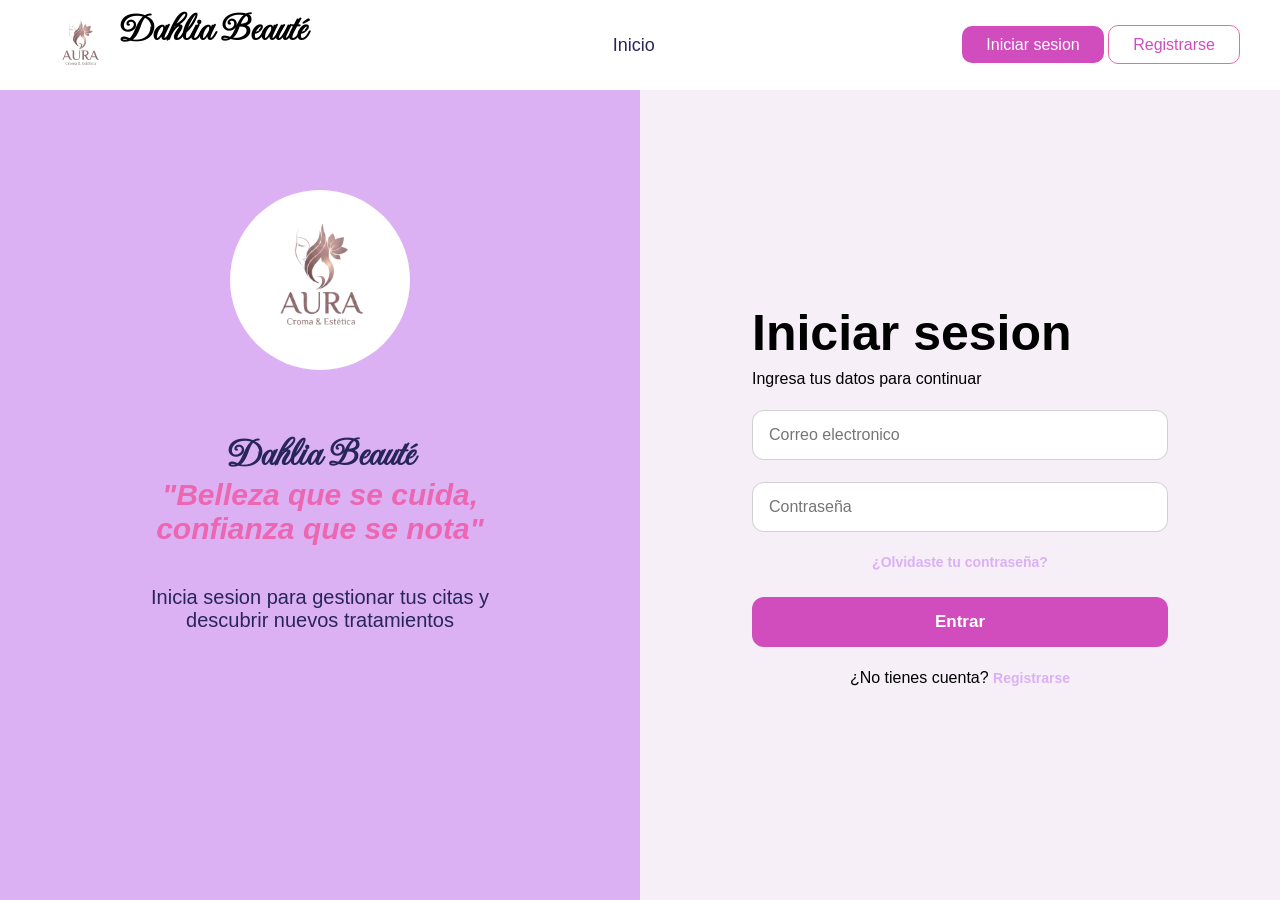
<file: login.html>
<!DOCTYPE html>
<html lang="en">
<head>
    <meta charset="UTF-8">
    <meta name="viewport" content="width=device-width, initial-scale=1.0">
    <title>Inicio de sesion</title>
    <link rel="stylesheet" href="estilos/estilos_login.css">
    <link rel="preconnect" href="https://fonts.googleapis.com">
<link rel="preconnect" href="https://fonts.gstatic.com" crossorigin>
<link href="https://fonts.googleapis.com/css2?family=Imperial+Script&display=swap" rel="stylesheet">
</head>
<body>
    <header>
        <div style="display: flex;align-items: cent er;">
            <div class="circulo">
                <img src="logo.png" alt="Belleza">
                
            </div>
             <p style="font-family: Imperial Script, cursive; font-size: 40px; font-weight: 600;">Dahlia Beauté</p>
        </div>
        <nav>
            <ul>
                <li><a href="index.html">Inicio</a></li>

            </ul>
        </nav>
        <div>
            <a href="#" class="header-btn">Iniciar sesion</a>
            <a href="registrarse.html" class="header-btn1">Registrarse</a>
        </div>
        
    </header>
<main>


    <div id="main_container">

        <div id="contenedor_info">

            <div id="circulo">
                <img src="logo.png" alt="">
            </div>
            

            <div id="texto_login">

                <p style="font-family: Imperial Script, cursive; font-size: 40px; font-weight: 600;">Dahlia Beauté</p>

                    

                <p style="color: #ED66B2; font-family:'Gill Sans', 'Gill Sans MT', Calibri, 'Trebuchet MS', sans-serif; font-style: italic ; font-weight: 600; font-size: 30px;">
                    "Belleza que se cuida, <br> confianza que se nota"
                </p>

                <p style="margin-top: 40px; font-size: 20px;">Inicia sesion para gestionar tus citas y <br> descubrir nuevos tratamientos</p>
                
            </div>

        </div>


        <div id="contenedor_login">

            
            <form action="">
                <Div>
                    <p style="font-size: 50px;font-weight: 700">
                        Iniciar sesion
                    </p>
                    <p>Ingresa tus datos para continuar</p>
                </Div>

                <div>
                    <input type="email" id="correo" required placeholder="Correo electronico">
                </div>

                <div>
                    <input type="password" id="contraseña" required placeholder="Contraseña">
                </div>

                <a href="">¿Olvidaste tu contraseña?</a>


                <button type="submit">Entrar</button>

                <p style="align-self: center;">¿No tienes cuenta? <a href="">Registrarse</a></p>

            </form>

        </div>

    </div>

</main>


</body>
</html>
</file>
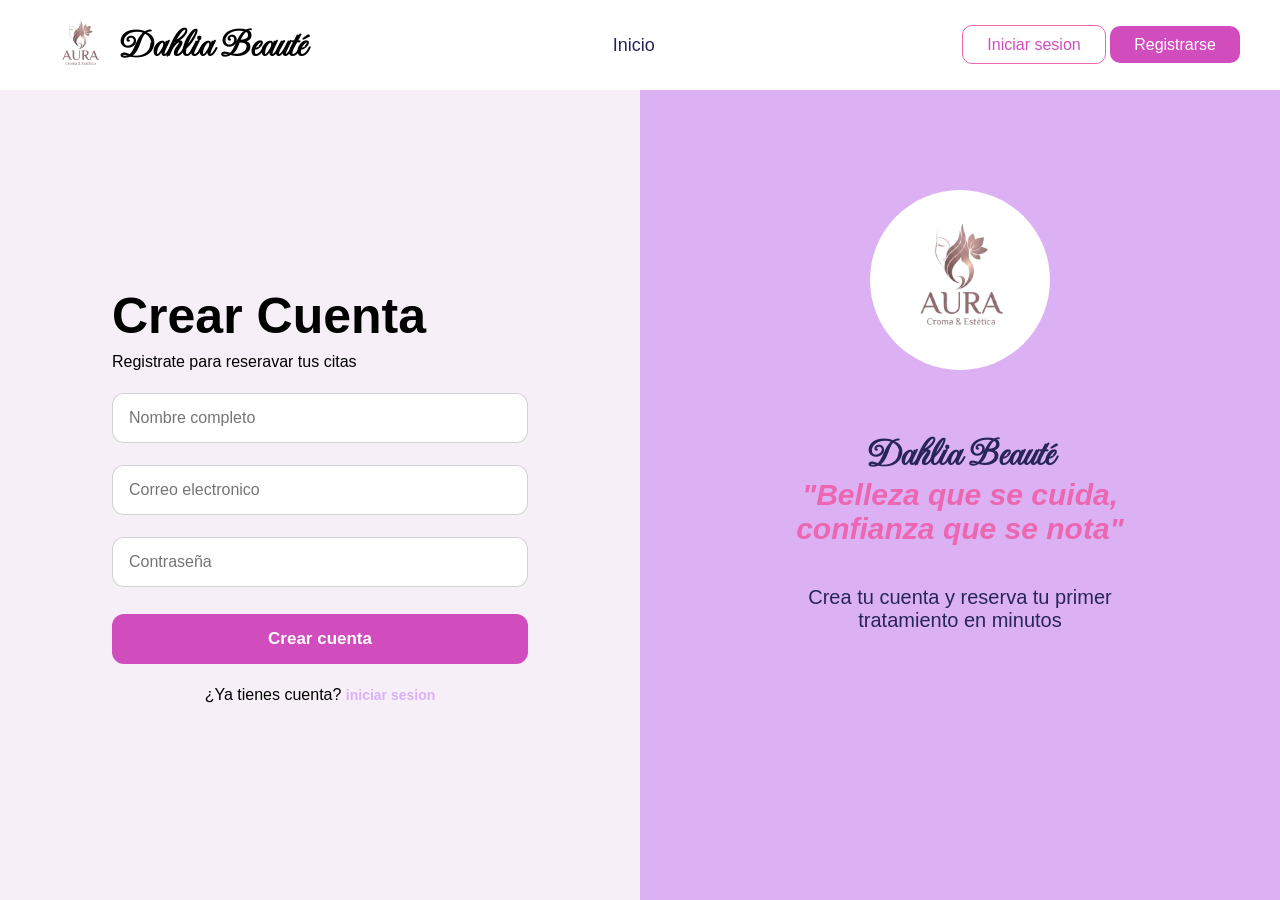
<file: Registrarse.html>
<!DOCTYPE html>
<html lang="en">
<head>
    <meta charset="UTF-8">
    <meta name="viewport" content="width=device-width, initial-scale=1.0">
    <title>Registrarse</title>
    <link rel="stylesheet" href="estilos/estilos_registrar.css">
    <link rel="preconnect" href="https://fonts.googleapis.com">
<link rel="preconnect" href="https://fonts.gstatic.com" crossorigin>
<link href="https://fonts.googleapis.com/css2?family=Imperial+Script&display=swap" rel="stylesheet">
</head>
<body>
    <header>
        <div style="display: flex;align-items: center;">
            <div class="circulo">
                <img src="logo.png" alt="Belleza">
                
            </div>
             <p style="font-family: Imperial Script, cursive; font-size: 40px; font-weight: 600;">Dahlia Beauté</p>
        </div>
        <nav>
            <ul>
                <li><a href="index.html">Inicio</a></li>
  
            </ul>
        </nav>
        <div>
            <a href="login.html" class="header-btn1">Iniciar sesion</a>
            <a href="#" class="header-btn">Registrarse</a>
        </div>
        
    </header>
<main>


    <div id="main_container">

        <div id="contenedor_login">

            
            <form action="">
                <Div>
                    <p style="font-size: 50px;font-weight: 700">
                        Crear Cuenta
                    </p>
                    <p>Registrate para reseravar tus citas</p>
                </Div>

                <div>
                    <input type="text" id="nombre" required placeholder="Nombre completo">
                </div>

                <div>
                    <input type="email" id="correo" required placeholder="Correo electronico">
                </div>

                <div>
                    <input type="password" id="contraseña" required placeholder="Contraseña">
                </div>

                <button type="submit">Crear cuenta</button>
                <p style="align-self: center;">¿Ya tienes cuenta? <a href="">iniciar sesion</a></p>
            </form>

        </div>

        <div id="contenedor_info">

            <div id="circulo">
                <img src="logo.png" alt="">
            </div>
            

            <div id="texto_login">

                <p style="font-family: Imperial Script, cursive; font-size: 40px; font-weight: 600;">Dahlia Beauté</p>

                    

                <p style="color: #ED66B2; font-family:'Gill Sans', 'Gill Sans MT', Calibri, 'Trebuchet MS', sans-serif; font-style: italic ; font-weight: 600; font-size: 30px;">
                    "Belleza que se cuida, <br> confianza que se nota"
                </p>

                <p style="margin-top: 40px; font-size: 20px;">Crea tu cuenta y reserva tu primer <br> tratamiento en minutos</p>
                
            </div>

        </div>


        

    </div>

</main>


</body>
</html>
</file>
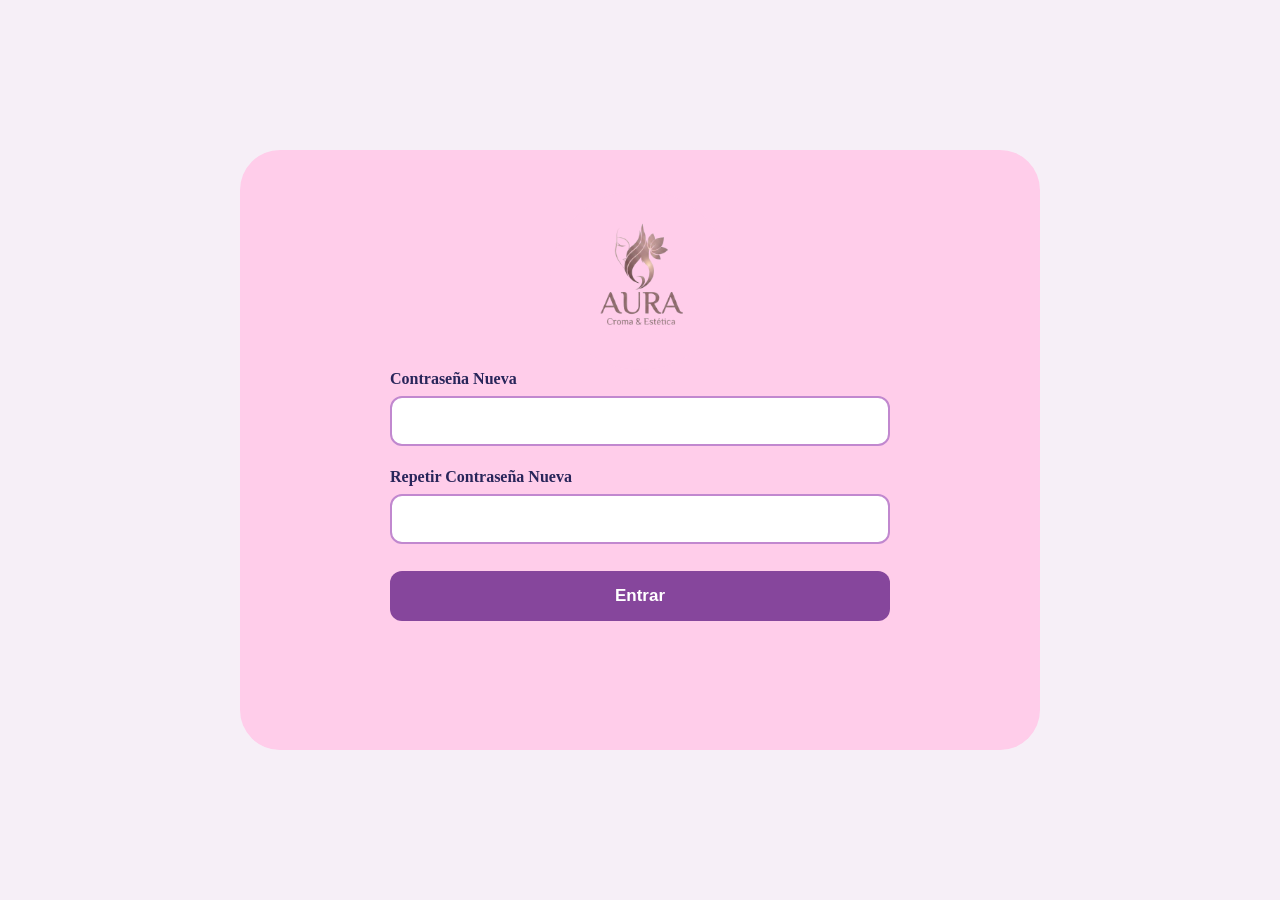
<file: validar_contraseña.html>
<!DOCTYPE html>
<html lang="en">
<head>
    <meta charset="UTF-8">
    <meta name="viewport" content="width=device-width, initial-scale=1.0">
    <title>Inicio de sesion</title>
    <link rel="stylesheet" href="estilos/estilos_validar.css">
</head>
<body>
    <main>  
        <div id="main_container">
            <div id="contenedor_info">
                <div id="circulo">
                    <img src="logo.png" alt="">
                </div>

                <form action="">
                    <div>
                        <label for="contraseña_antigua">Contraseña Nueva</label>
                        <input type="email" required>
                    </div>
                    <div>
                        <label for="contraseña_nueva">Repetir Contraseña Nueva</label>
                        <input type="password" required>
                    </div>
                    <button>Entrar</button>
                    
                </form>
            </div> 
        </div>
    </main>
</body>
</html>
</file>
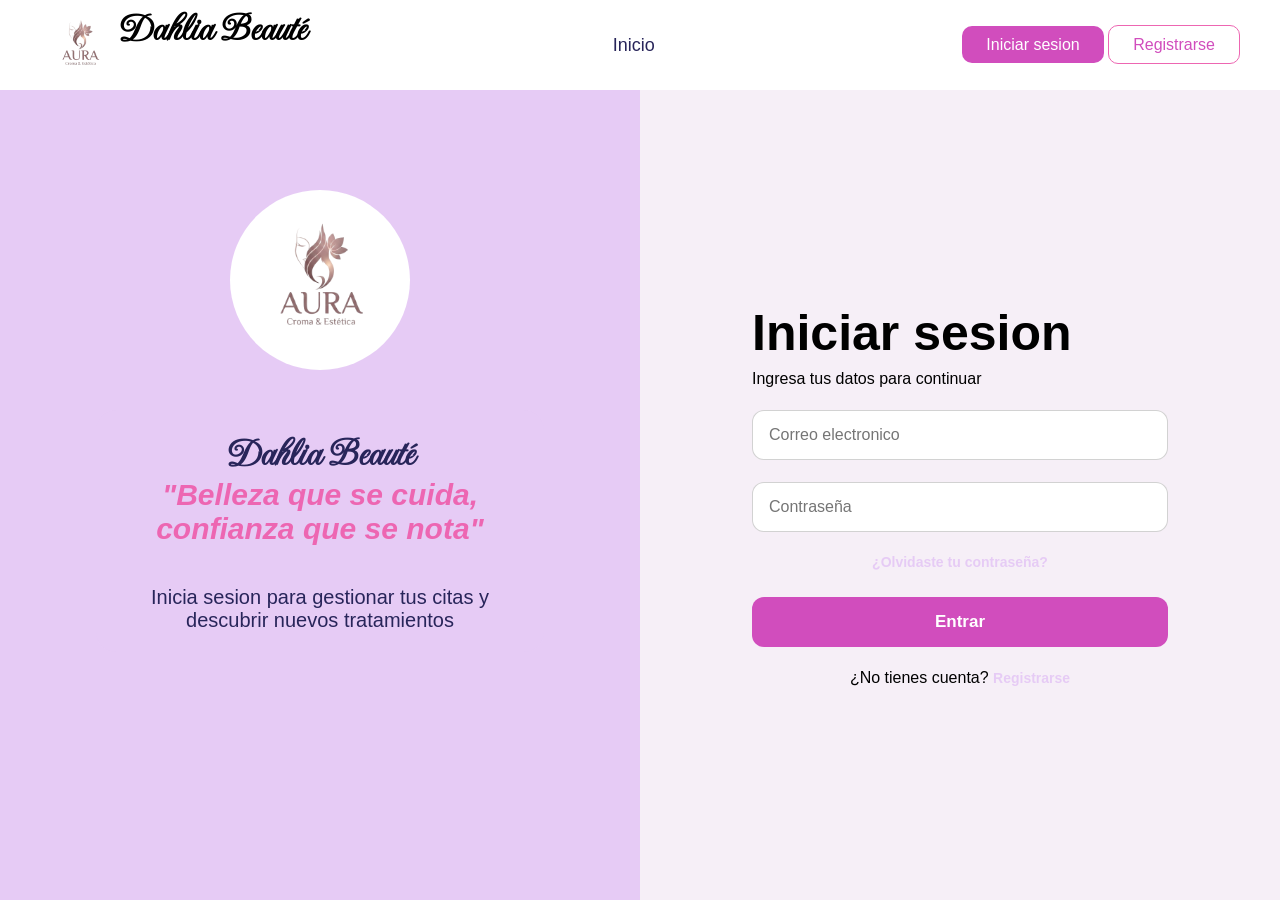
<file: auth/login.html>
<!DOCTYPE html>
<html lang="en">
<head>
    <meta charset="UTF-8">
    <meta name="viewport" content="width=device-width, initial-scale=1.0">
    <title>Inicio de sesion</title>
    <link rel="stylesheet" href="/auth/styles/estilos_login.css">
    <link rel="preconnect" href="https://fonts.googleapis.com">
<link rel="preconnect" href="https://fonts.gstatic.com" crossorigin>
<link href="https://fonts.googleapis.com/css2?family=Imperial+Script&display=swap" rel="stylesheet">
</head>
<body>
    <header>
        <div style="display: flex;align-items: cent er;">
            <div class="circulo">
                <img src="/img/logo.png" alt="Belleza">
                
            </div>
             <p style="font-family: Imperial Script, cursive; font-size: 40px; font-weight: 600;">Dahlia Beauté</p>
        </div>
        <nav>
            <ul>
                <li><a href="/index.html">Inicio</a></li>

            </ul>
        </nav>
        <div>
            <a href="#" class="header-btn">Iniciar sesion</a>
            <a href="/auth/registrarse.html" class="header-btn1">Registrarse</a>
        </div>
        
    </header>
<main>


    <div id="main_container">

        <div id="contenedor_info">

            <div id="circulo">
                <img src="/img/logo.png " alt="">
            </div>
            

            <div id="texto_login">

                <p style="font-family: Imperial Script, cursive; font-size: 40px; font-weight: 600;">Dahlia Beauté</p>

                    

                <p style="color: #ED66B2; font-family:'Gill Sans', 'Gill Sans MT', Calibri, 'Trebuchet MS', sans-serif; font-style: italic ; font-weight: 600; font-size: 30px;">
                    "Belleza que se cuida, <br> confianza que se nota"
                </p>

                <p style="margin-top: 40px; font-size: 20px;">Inicia sesion para gestionar tus citas y <br> descubrir nuevos tratamientos</p>
                
            </div>

        </div>


        <div id="contenedor_login">

            
            <form action="">
                <Div>
                    <p style="font-size: 50px;font-weight: 700">
                        Iniciar sesion
                    </p>
                    <p>Ingresa tus datos para continuar</p>
                </Div>

                <div>
                    <input type="email" id="correo" required placeholder="Correo electronico">
                </div>

                <div>
                    <input type="password" id="contraseña" required placeholder="Contraseña">
                </div>

                <a href="/auth/recuperarContra.html">¿Olvidaste tu contraseña?</a>


                <button type="submit">Entrar</button>

                <p style="align-self: center;">¿No tienes cuenta? <a href="/auth/registrarse.html">Registrarse</a></p>

            </form>

        </div>

    </div>

</main>


</body>
</html>
</file>
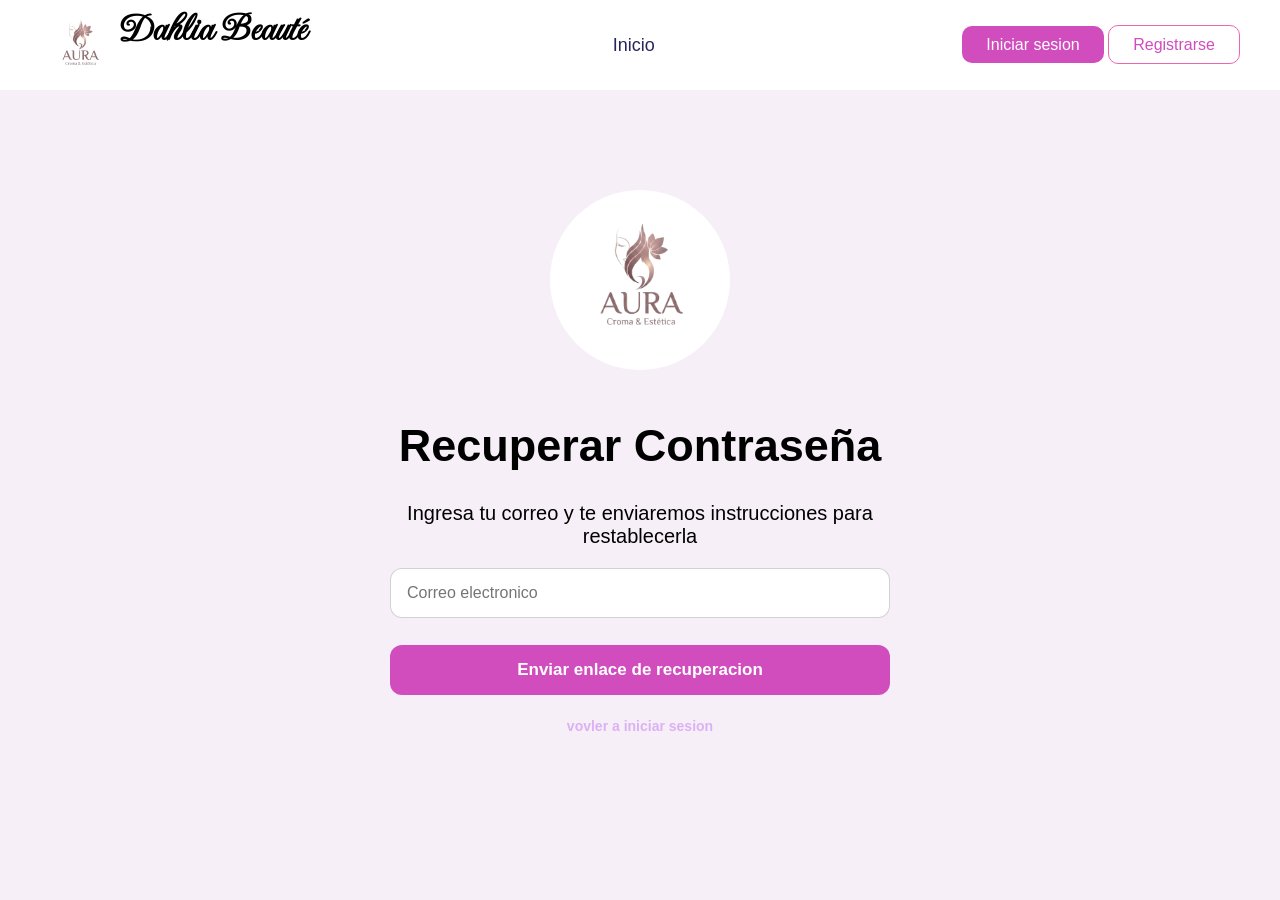
<file: auth/recuperarContra.html>
<!DOCTYPE html>
<html lang="en">
<head>
    <meta charset="UTF-8">
    <meta name="viewport" content="width=device-width, initial-scale=1.0">
    <title>Recuperar contraseña</title>
    <link rel="stylesheet" href="/auth/styles/estilos_recuperar.css">
    <link rel="preconnect" href="https://fonts.googleapis.com">
<link rel="preconnect" href="https://fonts.gstatic.com" crossorigin>
<link href="https://fonts.googleapis.com/css2?family=Imperial+Script&display=swap" rel="stylesheet">
</head>
<body>
    <header>
        <div style="display: flex;align-items: cent er;">
            <div class="circulo">
                <img src="/img/logo.png" alt="Belleza">
                
            </div>
             <p style="font-family: Imperial Script, cursive; font-size: 40px; font-weight: 600;">Dahlia Beauté</p>
        </div>
        <nav>
            <ul>
                <li><a href="/index.html">Inicio</a></li>

            </ul>
        </nav>
        <div>
            <a href="#" class="header-btn">Iniciar sesion</a>
            <a href="/auth/registrarse.html" class="header-btn1">Registrarse</a>
        </div>
        
    </header>
<main>


    <div id="main_container">
        

        


        <div id="contenedor_login">
            <div id="circulo">
                <img src="/img/logo.png " alt="">
            </div>
            <p style="font-size: 45px;font-weight: 700; margin-bottom: 30px;">
                Recuperar Contraseña
            </p>

            <Div>
                    
                    <p style="text-align: center; margin-bottom: 20px; font-size: 20px;">Ingresa tu correo y te enviaremos instrucciones para <br>restablecerla</p>
            </Div>

            
            <form action="">
                

                <div>
                    <input type="email" id="correo" required placeholder="Correo electronico">
                </div>

                <button type="submit">Enviar enlace de recuperacion</button>

                <p style="align-self: center;"><a href="/auth/login.html">vovler a iniciar sesion</a></p>

            </form>

        </div>

    </div>

</main>


</body>
</html>
</file>
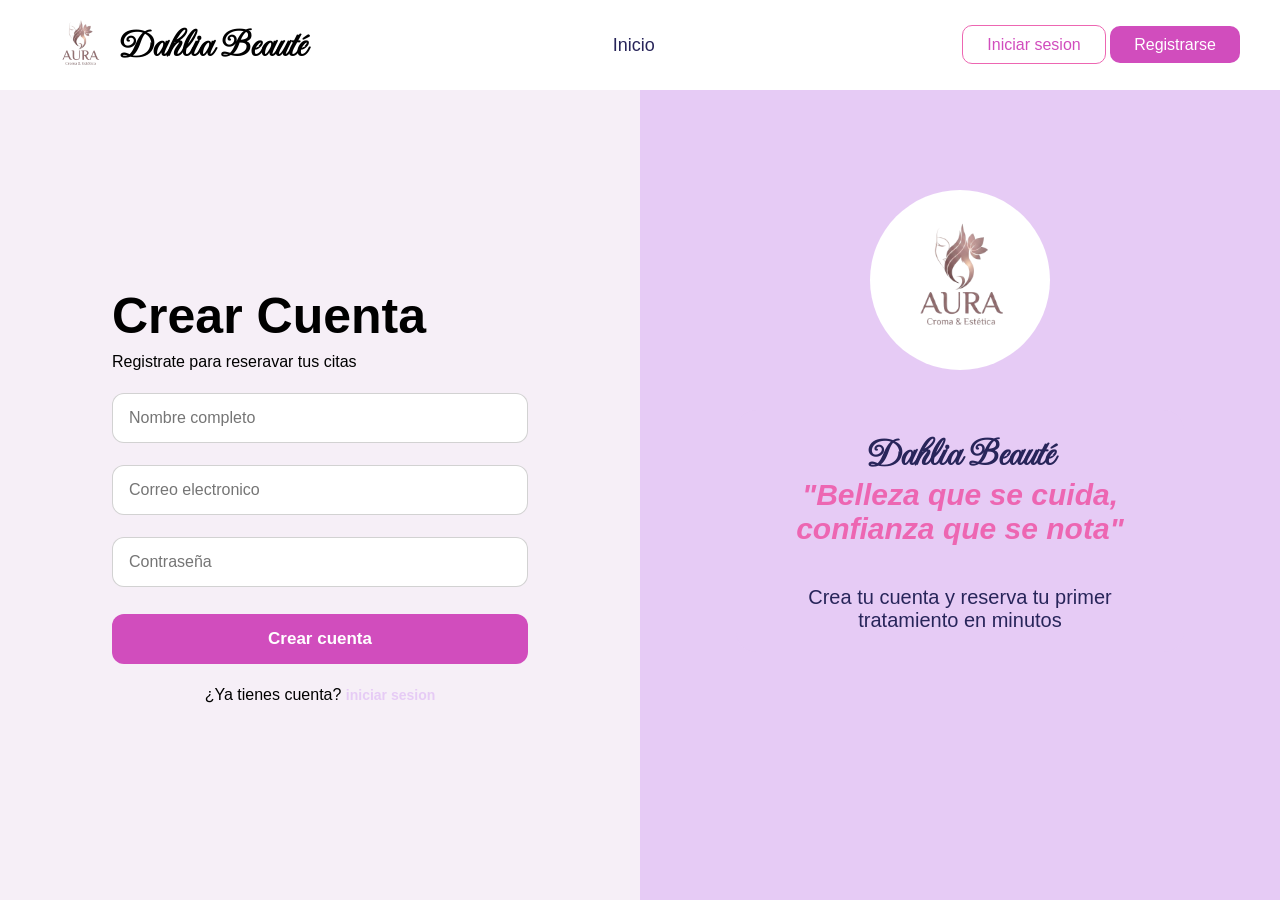
<file: auth/registrarse.html>
<!DOCTYPE html>
<html lang="en">
<head>
    <meta charset="UTF-8">
    <meta name="viewport" content="width=device-width, initial-scale=1.0">
    <title>Registrarse</title>
    <link rel="stylesheet" href="/auth/styles/estilos_registrar.css">
    <link rel="preconnect" href="https://fonts.googleapis.com">
<link rel="preconnect" href="https://fonts.gstatic.com" crossorigin>
<link href="https://fonts.googleapis.com/css2?family=Imperial+Script&display=swap" rel="stylesheet">
</head>
<body>
    <header>
        <div style="display: flex;align-items: center;">
            <div class="circulo">
                <img src="/img/logo.png" alt="Belleza">
                
            </div>
             <p style="font-family: Imperial Script, cursive; font-size: 40px; font-weight: 600;">Dahlia Beauté</p>
        </div>
        <nav>
            <ul>
                <li><a href="/index.html">Inicio</a></li>
  
            </ul>
        </nav>
        <div>
            <a href="/auth/login.html" class="header-btn1">Iniciar sesion</a>
            <a href="#" class="header-btn">Registrarse</a>
        </div>
        
    </header>
<main>


    <div id="main_container">

        <div id="contenedor_login">

            
            <form action="">
                <Div>
                    <p style="font-size: 50px;font-weight: 700">
                        Crear Cuenta
                    </p>
                    <p>Registrate para reseravar tus citas</p>
                </Div>

                <div>
                    <input type="text" id="nombre" required placeholder="Nombre completo">
                </div>

                <div>
                    <input type="email" id="correo" required placeholder="Correo electronico">
                </div>

                <div>
                    <input type="password" id="contraseña" required placeholder="Contraseña">
                </div>

                <button type="submit">Crear cuenta</button>
                <p style="align-self: center;">¿Ya tienes cuenta? <a href="/auth/login.html">iniciar sesion</a></p>
            </form>

        </div>

        <div id="contenedor_info">

            <div id="circulo">
                <img src="/img/logo.png" alt="">
            </div>
            

            <div id="texto_login">

                <p style="font-family: Imperial Script, cursive; font-size: 40px; font-weight: 600;">Dahlia Beauté</p>

                    

                <p style="color: #ED66B2; font-family:'Gill Sans', 'Gill Sans MT', Calibri, 'Trebuchet MS', sans-serif; font-style: italic ; font-weight: 600; font-size: 30px;">
                    "Belleza que se cuida, <br> confianza que se nota"
                </p>

                <p style="margin-top: 40px; font-size: 20px;">Crea tu cuenta y reserva tu primer <br> tratamiento en minutos</p>
                
            </div>

        </div>


        

    </div>

</main>


</body>
</html>
</file>
<file: estilos/estilos_login.css>
:root {
    --Med-purpura: #86469C;
    --Lila: #dbb1f4;
    --Rosa-claro: #FFCDEA;
    --Rosa-magenta: #d14dbd;
    --Azul-oscuro: #28255A;
    --background: #f6eff7;
}

* {
    box-sizing: border-box;
    margin: 0;
    padding: 0;
}

body {
    font-family: 'Segoe UI', Tahoma, Geneva, Verdana, sans-serif;
    background-color: var(--background);
}

main {
    width: 100vw;
    height: 100vh;
    display: flex;
    flex-direction: column;
    align-items: center;
    justify-content: center;
    background-color: var(--background);
    overflow: hidden;
}

header {
    width: 100%;
    height: 10vh;
    display: flex;
    padding: 18px 40px;
    position: fixed;
    top: 0;
    left: 0;
    z-index: 1000;
    align-items: center;
    justify-content: space-between;
    background-color: #fff;
    backdrop-filter: blur(10px);
}

nav ul {
    display: flex;
    gap: 35px;
    list-style: none;
    margin: 0;
    padding: 0;
}

nav a {
    text-decoration: none;
    color: var(--Azul-oscuro);
    font-weight: 500;
    font-size: 18px;
    transition: color 0.3s ease;
    position: relative;
}

nav a:hover {
    color: var(--Med-purpura);
}

/* Efecto underline al hover */
nav a::after {
    content: '';
    position: absolute;
    width: 0;
    height: 2px;
    bottom: -4px;
    left: 0;
    background-color: var(--Med-purpura);
    transition: width 0.3s ease;
}

nav a:hover::after {
    width: 100%;
}
.header-btn1 {
    border: solid 1.5px #ED66B2;
    color:var(--Rosa-magenta);
    text-decoration: none;
    padding: 10px 24px;
    border-radius: 10px;
    font-weight: 500;
    transition: background 0.3s ease;
}

.header-btn {
    background-color: var(--Rosa-magenta);
    color: white;
    text-decoration: none;
    padding: 10px 24px;
    border-radius: 10px;
    font-weight: 500;
    transition: background 0.3s ease;
}

.header-btn:hover {
    background-color: #c83a8a;
}

.header-btn1:hover {
    background-color: #c83a8a56;
    color: #fff;
}
.circulo {
    width: 80px;
    height: 80px;
    border-radius: 50%;
    overflow: hidden;    
    display: flex;
    
    align-items: center;
    justify-content: center;
}

.circulo img {
    width: 100%;
    height: 100%;
    object-fit: cover;
}

#main_container {
    width: 100%;
    height: 90vh;
    margin-top: 10vh;
    display: flex;
    background-color: var(--Rosa-claro);
    overflow: hidden;
}

#contenedor_info {
    width: 50%;
    height: 100%;
    display: flex;
    flex-direction: column;
    align-items: center;
    justify-content: flex-start;
    background-color: var(--Lila);
}

#circulo {
    width: 180px;
    height: 180px;
    margin-top: 100px;
    overflow: hidden;
    border-radius: 50%;
    background-color: #fff;
}

#circulo img {
    width: 100%;
    height: 100%;
    object-fit: cover;
}

#texto_login {
    width: 70%;
    padding: 20px;
    margin-top: 40px;
    display: flex;
    flex-direction: column;
    align-items: center;
    justify-content: center;
    text-align: center;
    font-size: 20px;
    background-color: var(--Lila);
    border-radius: 20px;
    color: var(--Azul-oscuro);
    
}

#contenedor_login {
    width: 50%;
    height: 100%;
    display: flex;
    flex-direction: column;
    justify-content: center;
    align-items: center;
    background-color: var(--background);
}

form {
    width: 65%;
    max-width: 500px;
    display: flex;
    flex-direction: column;
    gap: 22px;
}

form div {
    display: flex;
    flex-direction: column;
    gap: 8px;
}

form label {
    color: var(--Azul-oscuro);
    font-size: 16px;
    font-weight: bold;
}

form input {
    width: 100%;
    height: 50px;
    padding: 0 16px;
    border: solid 1px #0000002d;
    border-radius: 12px;
    background-color: white;
    color: var(--Azul-oscuro);
    font-size: 16px;
    outline: none;
    transition: 0.2s;
}

form input:focus {
    border: 1px solid var(--Rosa-magenta);

    border-color: var(--Med-purpura);
    box-shadow: 0 0 0 3px var(--Rosa-claro);
}

/* Enlace de contraseña */
form a {
    color: var(--Lila);
    font-size: 14px;
    font-weight: bold;
    text-decoration: none;
    align-self: center;
    transition: 0.2s;
}

form a:hover {
    color: var(--Rosa-magenta);
}

/* Botón */
form button {
    width: 100%;
    height: 50px;
    margin-top: 5px;
    border: none;
    border-radius: 12px;
    background-color: var(--Rosa-magenta);
    color: white;
    font-size: 17px;
    font-weight: bold;
    cursor: pointer;
    transition: 0.2s;
}

form button:hover {
    background-color: var(--Med-purpura);
    transform: translateY(-2px);
}

h2 {
    margin-bottom: 40px;
    align-self: flex-start;
    font-family: 'Franklin Gothic Medium', 'Arial Narrow', Arial, sans-serif;
    color: var(--Azul-oscuro);
}
</file>
<file: estilos/estilos_registrar.css>
:root {
    --Med-purpura: #86469C;
    --Lila: #dbb1f4;
    --Rosa-claro: #FFCDEA;
    --Rosa-magenta: #d14dbd;
    --Azul-oscuro: #28255A;
    --background: #f6eff7;
}

* {
    box-sizing: border-box;
    margin: 0;
    padding: 0;
}

body {
    font-family: 'Segoe UI', Tahoma, Geneva, Verdana, sans-serif;
    background-color: var(--background);
}

main {
    width: 100vw;
    height: 100vh;
    display: flex;
    flex-direction: column;
    align-items: center;
    justify-content: center;
    background-color: var(--background);
    overflow: hidden;
}

header {
    width: 100%;
    height: 10vh;
    display: flex;
    padding: 18px 40px;
    position: fixed;
    top: 0;
    left: 0;
    z-index: 1000;
    align-items: center;
    justify-content: space-between;
    background-color: #fff;
    backdrop-filter: blur(10px);
}

nav ul {
    display: flex;
    gap: 35px;
    list-style: none;
    margin: 0;
    padding: 0;
}

nav a {
    text-decoration: none;
    color: var(--Azul-oscuro);
    font-weight: 500;
    font-size: 18px;
    transition: color 0.3s ease;
    position: relative;
}

nav a:hover {
    color: var(--Med-purpura);
}

/* Efecto underline al hover */
nav a::after {
    content: '';
    position: absolute;
    width: 0;
    height: 2px;
    bottom: -4px;
    left: 0;
    background-color: var(--Med-purpura);
    transition: width 0.3s ease;
}

nav a:hover::after {
    width: 100%;
}
.header-btn1 {
    border: solid 1.5px #ED66B2;
    color:var(--Rosa-magenta);
    text-decoration: none;
    padding: 10px 24px;
    border-radius: 10px;
    font-weight: 500;
    transition: background 0.3s ease;
}

.header-btn {
    background-color: var(--Rosa-magenta);
    color: white;
    text-decoration: none;
    padding: 10px 24px;
    border-radius: 10px;
    font-weight: 500;
    transition: background 0.3s ease;
}

.header-btn:hover {
    background-color: #c83a8a;
}

.header-btn1:hover {
    background-color: #c83a8a56;
    color: #fff;
}
.circulo {
    width: 80px;
    height: 80px;
    border-radius: 50%;
    overflow: hidden;    
    display: flex;
    
    align-items: center;
    justify-content: center;
}

.circulo img {
    width: 100%;
    height: 100%;
    object-fit: cover;
}

#main_container {
    width: 100%;
    height: 90vh;
    margin-top: 10vh;
    display: flex;
    background-color: var(--Rosa-claro);
    overflow: hidden;
}

#contenedor_info {
    width: 50%;
    height: 100%;
    display: flex;
    flex-direction: column;
    align-items: center;
    justify-content: flex-start;
    background-color: var(--Lila);
}

#circulo {
    width: 180px;
    height: 180px;
    margin-top: 100px;
    overflow: hidden;
    border-radius: 50%;
    background-color: #fff;
}

#circulo img {
    width: 100%;
    height: 100%;
    object-fit: cover;
}

#texto_login {
    width: 70%;
    padding: 20px;
    margin-top: 40px;
    display: flex;
    flex-direction: column;
    align-items: center;
    justify-content: center;
    text-align: center;
    font-size: 20px;
    background-color: var(--Lila);
    border-radius: 20px;
    color: var(--Azul-oscuro);
    
}

#contenedor_login {
    width: 50%;
    height: 100%;
    display: flex;
    flex-direction: column;
    justify-content: center;
    align-items: center;
    background-color: var(--background);
}

form {
    width: 65%;
    max-width: 500px;
    display: flex;
    flex-direction: column;
    gap: 22px;
}

form div {
    display: flex;
    flex-direction: column;
    gap: 8px;
}

form label {
    color: var(--Azul-oscuro);
    font-size: 16px;
    font-weight: bold;
}

form input {
    width: 100%;
    height: 50px;
    padding: 0 16px;
    border: solid 1px #0000002d;
    border-radius: 12px;
    background-color: white;
    color: var(--Azul-oscuro);
    font-size: 16px;
    outline: none;
    transition: 0.2s;
}

form input:focus {
    border: 1px solid var(--Rosa-magenta);

    border-color: var(--Med-purpura);
    box-shadow: 0 0 0 3px var(--Rosa-claro);
}

/* Enlace de contraseña */
form a {
    color: var(--Lila);
    font-size: 14px;
    font-weight: bold;
    text-decoration: none;
    align-self: center;
    transition: 0.2s;
}

form a:hover {
    color: var(--Rosa-magenta);
}

/* Botón */
form button {
    width: 100%;
    height: 50px;
    margin-top: 5px;
    border: none;
    border-radius: 12px;
    background-color: var(--Rosa-magenta);
    color: white;
    font-size: 17px;
    font-weight: bold;
    cursor: pointer;
    transition: 0.2s;
}

form button:hover {
    background-color: var(--Med-purpura);
    transform: translateY(-2px);
}

h2 {
    margin-bottom: 40px;
    align-self: flex-start;
    font-family: 'Franklin Gothic Medium', 'Arial Narrow', Arial, sans-serif;
    color: var(--Azul-oscuro);
}
</file>
<file: estilos/estilos_validar.css>
:root {
    --Med-purpura: #86469C;
    --Lila: #C188CF;
    --Rosa-claro: #FFCDEA;
    --Rosa-magenta: #ED66B2;
    --Azul-oscuro: #28255A;
    --background: #f6eff7;
}

* {
    box-sizing: border-box;
    margin: 0;
    padding: 0;
}

body {
    width: 100vw;
    height: 100vh;

    display: flex;
    align-items: center;
    justify-content: center;

    background-color: var(--background);
}

#main_container {
    width: 800px;
    height: 600px;

    display: flex;

    background-color: var(--Rosa-claro);

    border-radius: 40px;
    overflow: hidden;
}

#contenedor_info {
    width: 100%;
    height: 100%;

    display: flex;
    flex-direction: column;
    align-items: center;



    border-top-left-radius: 40px;
    border-bottom-left-radius: 40px;
}

#circulo {
    width: 180px;
    height: 180px;

    margin-top: 40px;

    overflow: hidden;

    border-radius: 50%;

    background-color: var(--Rosa-claro);
}

#circulo img {
    width: 100%;
    height: 100%;

    object-fit: cover;
}


form {
    width: 65%;
    max-width: 500px;
    display: flex;
    flex-direction: column;
    
    gap: 22px;
}


form div {
    display: flex;
    flex-direction: column;
    gap: 8px;
}

form label {
    color: var(--Azul-oscuro);

    font-size: 16px;
    font-weight: bold;
}


form input {
    width: 100%;
    height: 50px;

    padding: 0 16px;

    border: 2px solid var(--Lila);
    border-radius: 12px;

    background-color: white;

    color: var(--Azul-oscuro);
    font-size: 16px;

    outline: none;

    transition: 0.2s;
}

form input:focus {
    border-color: var(--Med-purpura);

    box-shadow: 0 0 0 3px var(--Rosa-claro);
}

/* Botón */
form button {
    width: 100%;
    height: 50px;

    margin-top: 5px;

    border: none;
    border-radius: 12px;

    background-color: var(--Med-purpura);

    color: white;

    font-size: 17px;
    font-weight: bold;

    cursor: pointer;

    transition: 0.2s;
}

form button:hover {
    background-color: var(--Azul-oscuro);
    transform: translateY(-2px);
}
</file>
<file: auth/styles/estilos_login.css>
:root {
    --Med-purpura: #86469C;
    --Lila: #e6cbf5;
    --Rosa-claro: #FFCDEA;
    --Rosa-magenta: #d14dbd;
    --Azul-oscuro: #28255A;
    --background: #f6eff7;
}

* {
    box-sizing: border-box;
    margin: 0;
    padding: 0;
}

body {
    font-family: 'Segoe UI', Tahoma, Geneva, Verdana, sans-serif;
    background-color: var(--background);
}

main {
    width: 100vw;
    height: 100vh;
    display: flex;
    flex-direction: column;
    align-items: center;
    justify-content: center;
    background-color: var(--background);
    overflow: hidden;
}

header {
    width: 100%;
    height: 10vh;
    display: flex;
    padding: 18px 40px;
    position: fixed;
    top: 0;
    left: 0;
    z-index: 1000;
    align-items: center;
    justify-content: space-between;
    background-color: #fff;
    backdrop-filter: blur(10px);
}

nav ul {
    display: flex;
    gap: 35px;
    list-style: none;
    margin: 0;
    padding: 0;
}

nav a {
    text-decoration: none;
    color: var(--Azul-oscuro);
    font-weight: 500;
    font-size: 18px;
    transition: color 0.3s ease;
    position: relative;
}

nav a:hover {
    color: var(--Med-purpura);
}

/* Efecto underline al hover */
nav a::after {
    content: '';
    position: absolute;
    width: 0;
    height: 2px;
    bottom: -4px;
    left: 0;
    background-color: var(--Med-purpura);
    transition: width 0.3s ease;
}

nav a:hover::after {
    width: 100%;
}
.header-btn1 {
    border: solid 1.5px #ED66B2;
    color:var(--Rosa-magenta);
    text-decoration: none;
    padding: 10px 24px;
    border-radius: 10px;
    font-weight: 500;
    transition: background 0.3s ease;
}

.header-btn {
    background-color: var(--Rosa-magenta);
    color: white;
    text-decoration: none;
    padding: 10px 24px;
    border-radius: 10px;
    font-weight: 500;
    transition: background 0.3s ease;
}

.header-btn:hover {
    background-color: #c83a8a;
}

.header-btn1:hover {
    background-color: #c83a8a56;
    color: #fff;
}
.circulo {
    width: 80px;
    height: 80px;
    border-radius: 50%;
    overflow: hidden;    
    display: flex;
    
    align-items: center;
    justify-content: center;
}

.circulo img {
    width: 100%;
    height: 100%;
    object-fit: cover;
}

#main_container {
    width: 100%;
    height: 90vh;
    margin-top: 10vh;
    display: flex;
    background-color: var(--Rosa-claro);
    overflow: hidden;
}

#contenedor_info {
    width: 50%;
    height: 100%;
    display: flex;
    flex-direction: column;
    align-items: center;
    justify-content: flex-start;
    background-color: var(--Lila);
}

#circulo {
    width: 180px;
    height: 180px;
    margin-top: 100px;
    overflow: hidden;
    border-radius: 50%;
    background-color: #fff;
}

#circulo img {
    width: 100%;
    height: 100%;
    object-fit: cover;
}

#texto_login {
    width: 70%;
    padding: 20px;
    margin-top: 40px;
    display: flex;
    flex-direction: column;
    align-items: center;
    justify-content: center;
    text-align: center;
    font-size: 20px;
    background-color: var(--Lila);
    border-radius: 20px;
    color: var(--Azul-oscuro);
    
}

#contenedor_login {
    width: 50%;
    height: 100%;
    display: flex;
    flex-direction: column;
    justify-content: center;
    align-items: center;
    background-color: var(--background);
}

form {
    width: 65%;
    max-width: 500px;
    display: flex;
    flex-direction: column;
    gap: 22px;
}

form div {
    display: flex;
    flex-direction: column;
    gap: 8px;
}

form label {
    color: var(--Azul-oscuro);
    font-size: 16px;
    font-weight: bold;
}

form input {
    width: 100%;
    height: 50px;
    padding: 0 16px;
    border: solid 1px #0000002d;
    border-radius: 12px;
    background-color: white;
    color: var(--Azul-oscuro);
    font-size: 16px;
    outline: none;
    transition: 0.2s;
}

form input:focus {
    border: 1px solid var(--Rosa-magenta);

    border-color: var(--Med-purpura);
    box-shadow: 0 0 0 3px var(--Rosa-claro);
}

/* Enlace de contraseña */
form a {
    color: var(--Lila);
    font-size: 14px;
    font-weight: bold;
    text-decoration: none;
    align-self: center;
    transition: 0.2s;
}

form a:hover {
    color: var(--Rosa-magenta);
}

/* Botón */
form button {
    width: 100%;
    height: 50px;
    margin-top: 5px;
    border: none;
    border-radius: 12px;
    background-color: var(--Rosa-magenta);
    color: white;
    font-size: 17px;
    font-weight: bold;
    cursor: pointer;
    transition: 0.2s;
}

form button:hover {
    background-color: var(--Med-purpura);
    transform: translateY(-2px);
}

h2 {
    margin-bottom: 40px;
    align-self: flex-start;
    font-family: 'Franklin Gothic Medium', 'Arial Narrow', Arial, sans-serif;
    color: var(--Azul-oscuro);
}
</file>
<file: auth/styles/estilos_recuperar.css>
:root {
    --Med-purpura: #86469C;
    --Lila: #dbb1f4;
    --Rosa-claro: #FFCDEA;
    --Rosa-magenta: #d14dbd;
    --Azul-oscuro: #28255A;
    --background: #f6eff7;
}

* {
    box-sizing: border-box;
    margin: 0;
    padding: 0;
}

body {
    font-family: 'Segoe UI', Tahoma, Geneva, Verdana, sans-serif;
    background-color: var(--background);
}



header {
    width: 100%;
    height: 10vh;
    display: flex;
    padding: 18px 40px;
    position: fixed;
    top: 0;
    left: 0;
    z-index: 1000;
    align-items: center;
    justify-content: space-between;
    background-color: #fff;
    backdrop-filter: blur(10px);
}

nav ul {
    display: flex;
    gap: 35px;
    list-style: none;
    margin: 0;
    padding: 0;
}

nav a {
    text-decoration: none;
    color: var(--Azul-oscuro);
    font-weight: 500;
    font-size: 18px;
    transition: color 0.3s ease;
    position: relative;
}

nav a:hover {
    color: var(--Med-purpura);
}

/* Efecto underline al hover */
nav a::after {
    content: '';
    position: absolute;
    width: 0;
    height: 2px;
    bottom: -4px;
    left: 0;
    background-color: var(--Med-purpura);
    transition: width 0.3s ease;
}

nav a:hover::after {
    width: 100%;
}
.header-btn1 {
    border: solid 1.5px #ED66B2;
    color:var(--Rosa-magenta);
    text-decoration: none;
    padding: 10px 24px;
    border-radius: 10px;
    font-weight: 500;
    transition: background 0.3s ease;
}

.header-btn {
    background-color: var(--Rosa-magenta);
    color: white;
    text-decoration: none;
    padding: 10px 24px;
    border-radius: 10px;
    font-weight: 500;
    transition: background 0.3s ease;
}

.header-btn:hover {
    background-color: #c83a8a;
}

.header-btn1:hover {
    background-color: #c83a8a56;
    color: #fff;
}
.circulo {
    width: 80px;
    height: 80px;
    border-radius: 50%;
    overflow: hidden;    
    display: flex;
    
    align-items: center;
    justify-content: center;
}

.circulo img {
    width: 100%;
    height: 100%;
    object-fit: cover;
}

#main_container {
    width: 100%;
    height: 90vh;
    margin-top: 10vh;
    display: flex;
    background-color: var(--Rosa-claro);
    overflow: hidden;
}


#circulo {
    width: 180px;
    height: 180px;
    margin-top: 100px;
    overflow: hidden;
    margin-bottom: 50px;
    border-radius: 50%;
    background-color: #fff;
}

#circulo img {
    width: 100%;
    height: 100%;
    object-fit: cover;
}



#contenedor_login {
    width: 100%;
    height: 100%;
    display: flex;
    flex-direction: column;
    justify-content: flex-start;
    align-items: center;
    background-color: var(--background);
}

form {
    width: 65%;
    max-width: 500px;
    display: flex;
    flex-direction: column;
    gap: 22px;
}

form div {
    display: flex;
    flex-direction: column;
    gap: 8px;
}

form label {
    color: var(--Azul-oscuro);
    font-size: 16px;
    font-weight: bold;
}

form input {
    width: 100%;
    height: 50px;
    padding: 0 16px;
    border: solid 1px #0000002d;
    border-radius: 12px;
    background-color: white;
    color: var(--Azul-oscuro);
    font-size: 16px;
    outline: none;
    transition: 0.2s;
}

form input:focus {
    border: 1px solid var(--Rosa-magenta);

    border-color: var(--Med-purpura);
    box-shadow: 0 0 0 3px var(--Rosa-claro);
}


form a {
    color: var(--Lila);
    font-size: 14px;
    font-weight: bold;
    text-decoration: none;
    align-self: center;
    transition: 0.2s;
}

form a:hover {
    color: var(--Rosa-magenta);
}

/* Botón */
form button {
    width: 100%;
    height: 50px;
    margin-top: 5px;
    border: none;
    border-radius: 12px;
    background-color: var(--Rosa-magenta);
    color: white;
    font-size: 17px;
    font-weight: bold;
    cursor: pointer;
    transition: 0.2s;
}

form button:hover {
    background-color: var(--Med-purpura);
    transform: translateY(-2px);
}
</file>
<file: auth/styles/estilos_registrar.css>
:root {
    --Med-purpura: #86469C;
    --Lila: #e6cbf5;
    --Rosa-claro: #FFCDEA;
    --Rosa-magenta: #d14dbd;
    --Azul-oscuro: #28255A;
    --background: #f6eff7;
}

* {
    box-sizing: border-box;
    margin: 0;
    padding: 0;
}

body {
    font-family: 'Segoe UI', Tahoma, Geneva, Verdana, sans-serif;
    background-color: var(--background);
}

main {
    width: 100vw;
    height: 100vh;
    display: flex;
    flex-direction: column;
    align-items: center;
    justify-content: center;
    background-color: var(--background);
    overflow: hidden;
}

header {
    width: 100%;
    height: 10vh;
    display: flex;
    padding: 18px 40px;
    position: fixed;
    top: 0;
    left: 0;
    z-index: 1000;
    align-items: center;
    justify-content: space-between;
    background-color: #fff;
    backdrop-filter: blur(10px);
}

nav ul {
    display: flex;
    gap: 35px;
    list-style: none;
    margin: 0;
    padding: 0;
}

nav a {
    text-decoration: none;
    color: var(--Azul-oscuro);
    font-weight: 500;
    font-size: 18px;
    transition: color 0.3s ease;
    position: relative;
}

nav a:hover {
    color: var(--Med-purpura);
}

/* Efecto underline al hover */
nav a::after {
    content: '';
    position: absolute;
    width: 0;
    height: 2px;
    bottom: -4px;
    left: 0;
    background-color: var(--Med-purpura);
    transition: width 0.3s ease;
}

nav a:hover::after {
    width: 100%;
}
.header-btn1 {
    border: solid 1.5px #ED66B2;
    color:var(--Rosa-magenta);
    text-decoration: none;
    padding: 10px 24px;
    border-radius: 10px;
    font-weight: 500;
    transition: background 0.3s ease;
}

.header-btn {
    background-color: var(--Rosa-magenta);
    color: white;
    text-decoration: none;
    padding: 10px 24px;
    border-radius: 10px;
    font-weight: 500;
    transition: background 0.3s ease;
}

.header-btn:hover {
    background-color: #c83a8a;
}

.header-btn1:hover {
    background-color: #c83a8a56;
    color: #fff;
}
.circulo {
    width: 80px;
    height: 80px;
    border-radius: 50%;
    overflow: hidden;    
    display: flex;
    
    align-items: center;
    justify-content: center;
}

.circulo img {
    width: 100%;
    height: 100%;
    object-fit: cover;
}

#main_container {
    width: 100%;
    height: 90vh;
    margin-top: 10vh;
    display: flex;
    background-color: var(--Rosa-claro);
    overflow: hidden;
}

#contenedor_info {
    width: 50%;
    height: 100%;
    display: flex;
    flex-direction: column;
    align-items: center;
    justify-content: flex-start;
    background-color: var(--Lila);
}

#circulo {
    width: 180px;
    height: 180px;
    margin-top: 100px;
    overflow: hidden;
    border-radius: 50%;
    background-color: #fff;
}

#circulo img {
    width: 100%;
    height: 100%;
    object-fit: cover;
}

#texto_login {
    width: 70%;
    padding: 20px;
    margin-top: 40px;
    display: flex;
    flex-direction: column;
    align-items: center;
    justify-content: center;
    text-align: center;
    font-size: 20px;
    background-color: var(--Lila);
    border-radius: 20px;
    color: var(--Azul-oscuro);
    
}

#contenedor_login {
    width: 50%;
    height: 100%;
    display: flex;
    flex-direction: column;
    justify-content: center;
    align-items: center;
    background-color: var(--background);
}

form {
    width: 65%;
    max-width: 500px;
    display: flex;
    flex-direction: column;
    gap: 22px;
}

form div {
    display: flex;
    flex-direction: column;
    gap: 8px;
}

form label {
    color: var(--Azul-oscuro);
    font-size: 16px;
    font-weight: bold;
}

form input {
    width: 100%;
    height: 50px;
    padding: 0 16px;
    border: solid 1px #0000002d;
    border-radius: 12px;
    background-color: white;
    color: var(--Azul-oscuro);
    font-size: 16px;
    outline: none;
    transition: 0.2s;
}

form input:focus {
    border: 1px solid var(--Rosa-magenta);

    border-color: var(--Med-purpura);
    box-shadow: 0 0 0 3px var(--Rosa-claro);
}

/* Enlace de contraseña */
form a {
    color: var(--Lila);
    font-size: 14px;
    font-weight: bold;
    text-decoration: none;
    align-self: center;
    transition: 0.2s;
}

form a:hover {
    color: var(--Rosa-magenta);
}

/* Botón */
form button {
    width: 100%;
    height: 50px;
    margin-top: 5px;
    border: none;
    border-radius: 12px;
    background-color: var(--Rosa-magenta);
    color: white;
    font-size: 17px;
    font-weight: bold;
    cursor: pointer;
    transition: 0.2s;
}

form button:hover {
    background-color: var(--Med-purpura);
    transform: translateY(-2px);
}

h2 {
    margin-bottom: 40px;
    align-self: flex-start;
    font-family: 'Franklin Gothic Medium', 'Arial Narrow', Arial, sans-serif;
    color: var(--Azul-oscuro);
}
</file>
